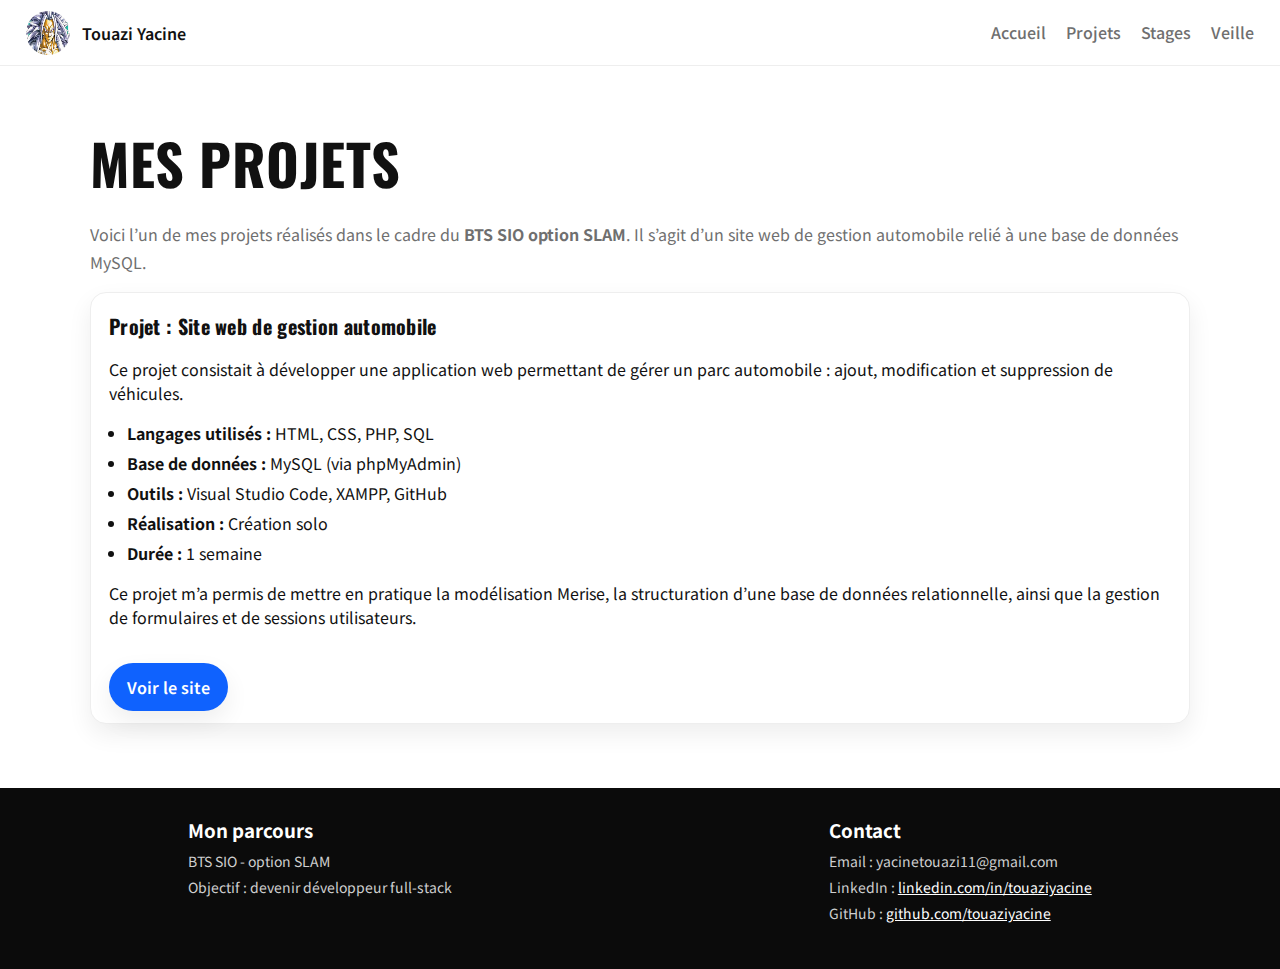
<file: projet.html>
<!DOCTYPE html>
<html lang="fr">
<head>
  <meta charset="UTF-8" />
  <meta http-equiv="X-UA-Compatible" content="IE=edge" />
  <meta name="viewport" content="width=device-width, initial-scale=1.0" />
  <link rel="stylesheet" href="style.CSS" />
  <title>Mes projets - Touazi Yacine</title>
</head>

<body>

  <nav>
    <div class="profile">
      <img src="ssj5.jpg" alt="photo de profil" />
      <h1>Touazi Yacine</h1>
    </div>
    <ul>
      <li><a href="index.html">Accueil</a></li>
      <li><a href="projet.html">Projets</a></li>
      <li><a href="stages.html">Stages</a></li>
      <li><a href="veille.html">Veille</a></li>
    </ul>
  </nav>

  <section class="page-content">
    <header>
      <h1>Mes projets</h1>
      <p>
        Voici l’un de mes projets réalisés dans le cadre du 
        <strong>BTS SIO option SLAM</strong>.  
        Il s’agit d’un site web de gestion automobile relié à une base de données MySQL.
      </p>
    </header>

    <div class="projects-grid">
      
      <div class="card">
        <h2>Projet : Site web de gestion automobile</h2>
        <p>
          Ce projet consistait à développer une application web permettant de gérer 
          un parc automobile : ajout, modification et suppression de véhicules.
        </p>
        <ul>
          <li><strong>Langages utilisés :</strong> HTML, CSS, PHP, SQL</li>
          <li><strong>Base de données :</strong> MySQL (via phpMyAdmin)</li>
          <li><strong>Outils :</strong> Visual Studio Code, XAMPP, GitHub</li>
          <li><strong>Réalisation :</strong> Création solo </li>
          <li><strong>Durée :</strong> 1 semaine</li>
        </ul>
        <p>
          Ce projet m’a permis de mettre en pratique la modélisation Merise, 
          la structuration d’une base de données relationnelle, 
          ainsi que la gestion de formulaires et de sessions utilisateurs.
        </p>

        
        <a class="btn-primary" href="https://ali-delta-six.vercel.app/" target="_blank">Voir le site</a>
      </div>
    </div>
  </section>


  <footer>
    <div class="colonne">
      <h3>Mon parcours</h3>
      <p>BTS SIO - option SLAM</p>
      <p>Objectif : devenir développeur full-stack</p>
    </div>
    <div class="colonne">
      <h3>Contact</h3>
      <p>Email : yacinetouazi11@gmail.com</p>
      <p>LinkedIn : <a href="https://linkedin.com/in/touaziyacine" target="_blank">linkedin.com/in/touaziyacine</a></p>
      <p>GitHub : <a href="https://github.com/touaziyacine" target="_blank">github.com/touaziyacine</a></p>
    </div>
  </footer>
</body>
</html>
</file>
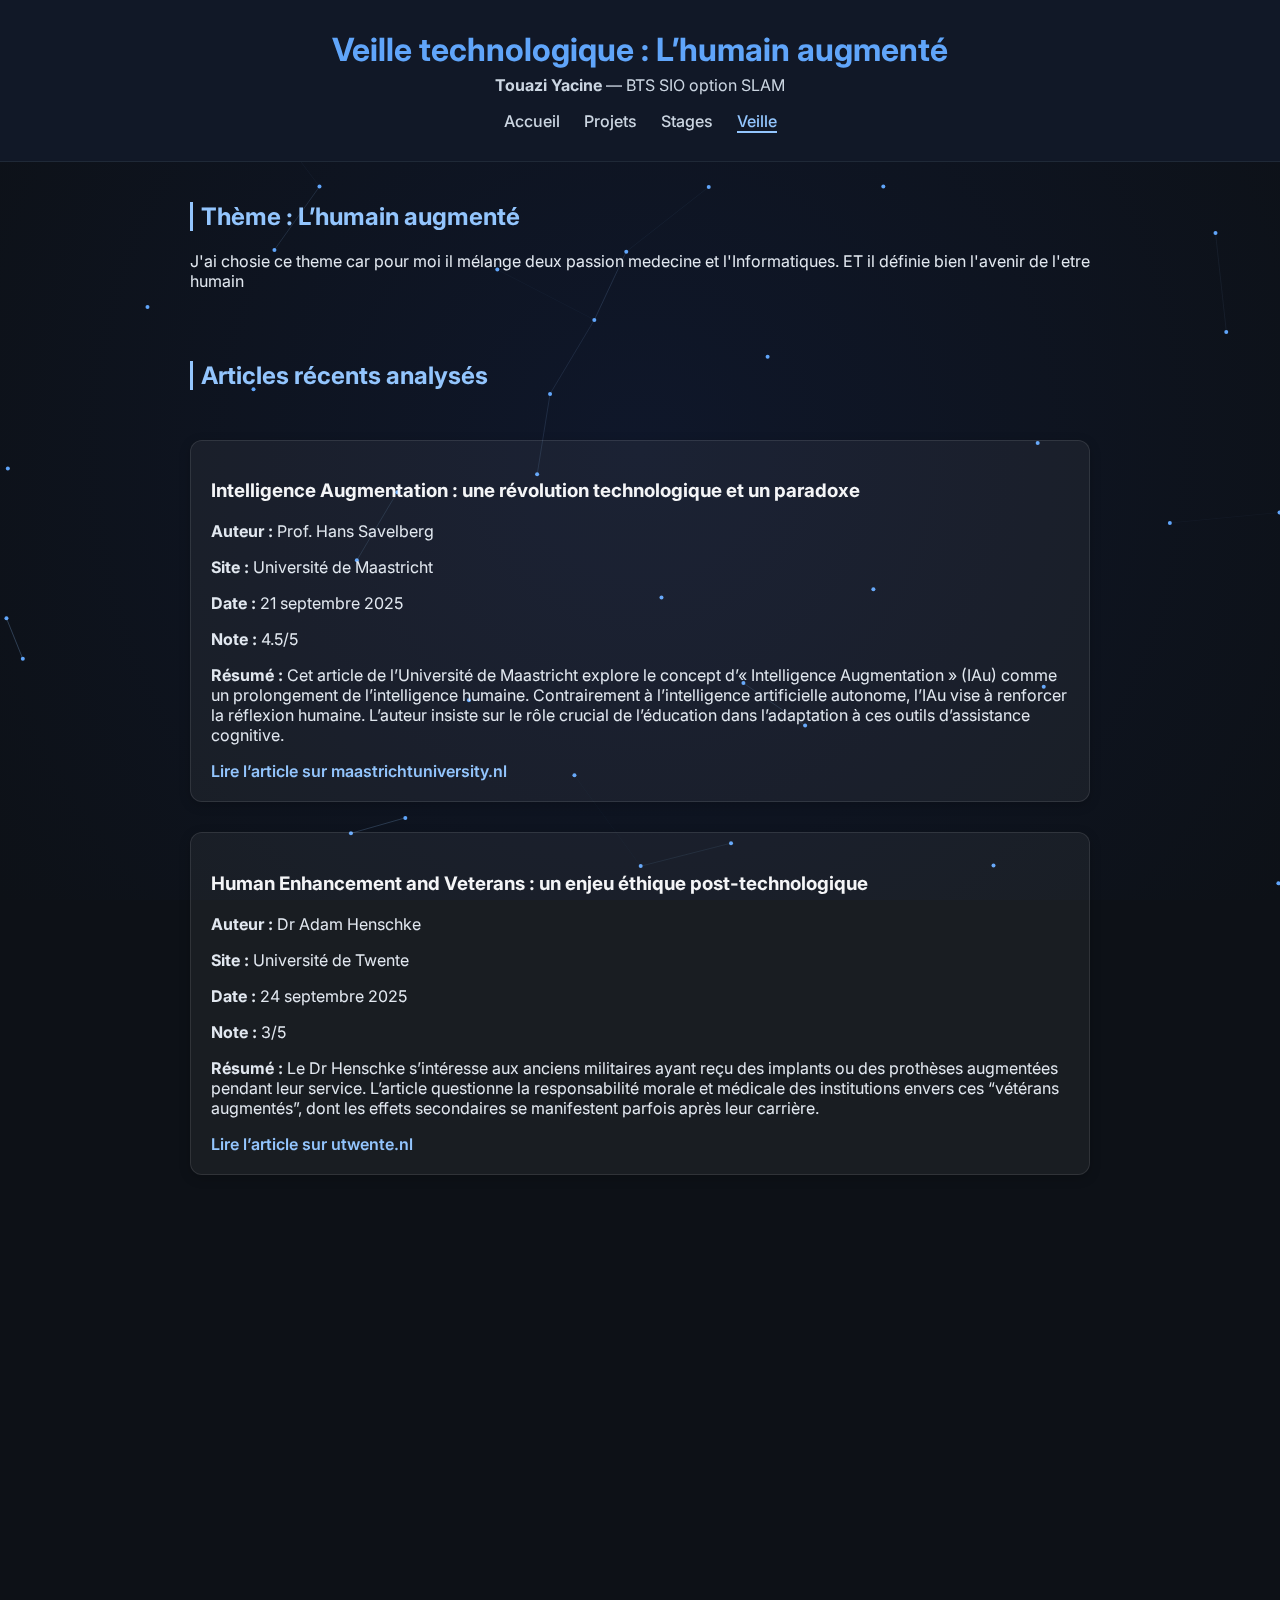
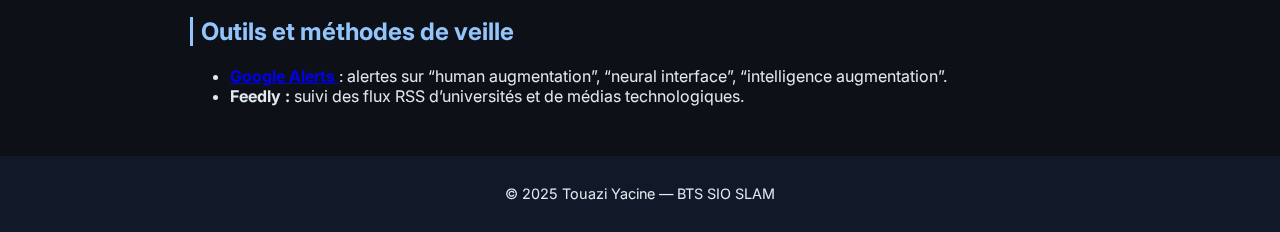
<file: veille.html>
<!DOCTYPE html>
<html lang="fr">
<head>
  <meta charset="UTF-8">
  <meta name="viewport" content="width=device-width, initial-scale=1.0">
  <title>Veille technologique — L’humain augmenté</title>
  <link rel="stylesheet" href="veille.css">
</head>

<body>
  <header>
    <h1>Veille technologique : L’humain augmenté</h1>
    <p><strong>Touazi Yacine</strong> — BTS SIO option SLAM</p>
    <nav>
      <a href="index.html">Accueil</a>
      <a href="projet.html">Projets</a>
      <a href="stages.html">Stages</a>
      <a href="veille.html" class="active">Veille</a>
    </nav>
  </header>

  <!-- Fond animé -->
  <canvas id="neurons"></canvas>

  <main>
    <section class="intro fade-in">
      <h2>Thème : L’humain augmenté</h2>
      <p>J'ai chosie ce theme car pour moi il mélange deux passion medecine et l'Informatiques. ET il définie bien l'avenir de l'etre humain</p>
    </section>

    <section class="articles">
      <h2>Articles récents analysés</h2>

      <!-- ARTICLE 1 -->
      <article class="card fade-in">
        <h3>Intelligence Augmentation : une révolution technologique et un paradoxe</h3>
        <p><strong>Auteur :</strong> Prof. Hans Savelberg</p>
        <p><strong>Site :</strong> Université de Maastricht</p>
        <p><strong>Date :</strong> 21 septembre 2025</p>
        <p><strong>Note :</strong> 4.5/5</p>
        <p>
          <strong>Résumé :</strong> Cet article de l’Université de Maastricht explore le concept d’« Intelligence Augmentation » (IAu) 
          comme un prolongement de l’intelligence humaine. Contrairement à l’intelligence artificielle autonome, 
          l’IAu vise à renforcer la réflexion humaine. L’auteur insiste sur le rôle crucial de l’éducation dans l’adaptation 
          à ces outils d’assistance cognitive.
        </p>
        <a href="https://www.maastrichtuniversity.nl/news/edlab/eduminded/intelligence-augmentation-technological-revolution-and-paradoxical-blessing" target="_blank">
          Lire l’article sur maastrichtuniversity.nl
        </a>
      </article>

      <!-- ARTICLE 2 -->
      <article class="card fade-in">
        <h3>Human Enhancement and Veterans : un enjeu éthique post-technologique</h3>
        <p><strong>Auteur :</strong> Dr Adam Henschke</p>
        <p><strong>Site :</strong> Université de Twente</p>
        <p><strong>Date :</strong> 24 septembre 2025</p>
        <p><strong>Note :</strong> 3/5</p>
        <p>
          <strong>Résumé :</strong> Le Dr Henschke s’intéresse aux anciens militaires ayant reçu des implants ou des prothèses 
          augmentées pendant leur service. L’article questionne la responsabilité morale et médicale des institutions 
          envers ces “vétérans augmentés”, dont les effets secondaires se manifestent parfois après leur carrière.
        </p>
        <a href="https://www.utwente.nl/en/bms/phil/news/2025/9/599747/ut-philosophy-professor-adam-henschke-publishes-new-article-on-human-enhancement-and-veterans" target="_blank">
          Lire l’article sur utwente.nl
        </a>
      </article>

      <!-- ARTICLE 3 -->
      <article class="card fade-in">
        <h3>Human Augmentation (2) : une IA plus juste qu’un huamin supérieur ?</h3>
        <p><strong>Auteur :</strong> Hiroshi Nakagawa</p>
        <p><strong>Site :</strong> RIKEN AIP Japan</p>
        <p><strong>Date :</strong> 30 septembre 2025</p>
        <p><strong>Note :</strong> 5/5</p>
        <p>
          <strong>Résumé :</strong> Ce second article de la série “Human Augmentation” du RIKEN AIP explore l’usage de 
          l’intelligence augmentée pour évaluer les performances professionnelles.  
          Selon l’auteur, une IA “assistante” pourrait évaluer plus objectivement les employés que des supérieurs humains, 
          à condition d’intégrer des principes d’équité algorithmique.
        </p>
        <a href="https://aip.riken.jp/news/20250930nikkei_nakagawa-t/" target="_blank">
          Lire l’article sur aip.riken.jp
        </a>
      </article>
    </section>

    <section class="sources fade-in">
      <h2>Outils et méthodes de veille</h2>
      <ul>
        <li>
          <strong>
            <a href="image.png" target="_blank">
              Google Alerts
            </a>
          </strong>
          : alertes sur “human augmentation”, “neural interface”, “intelligence augmentation”.
        </li>
        <li><strong>Feedly :</strong> suivi des flux RSS d’universités et de médias technologiques.</li>
      </ul>
    </section>
  </main>

  <footer>
    <p>© 2025 Touazi Yacine — BTS SIO SLAM</p>
  </footer>

  <script src="veille.js"></script>
</body>
</html>
</file>
<file: style.CSS>
@import url('https://fonts.googleapis.com/css2?family=Noto+Sans+JP:wght@300;400&family=Oswald:wght@300;400;600&display=swap');

/* ====== VARIABLES GLOBALES ====== */
:root {
  --bg: #ffffff;
  --text: #111111;
  --muted: #6f6f6f;
  --primary: #0f62fe;
  --primary-weak: #e8f0ff;
  --card: #ffffff;
  --shadow: 0 10px 25px rgba(0, 0, 0, 0.07);
  --radius: 16px;

  /* Slider */
  --items-count: 7; /* ← mis à jour pour inclure Linux */
  --width: 120px;
  --height: 100px;
  --duration: 5s;
}

/* ====== STYLES GLOBAUX ====== */
* {
  box-sizing: border-box;
  scroll-behavior: smooth;
}

body {
  font-family: 'Noto Sans JP', sans-serif;
  padding: 0;
  margin: 0;
  background: var(--bg);
  color: var(--text);
}

/* ====== NAVIGATION ====== */
nav {
  display: flex;
  flex-wrap: wrap;
  justify-content: space-between;
  align-items: center;
  background-color: white;
  position: sticky;
  top: 0;
  z-index: 50;
  border-bottom: 1px solid #eee;
  backdrop-filter: blur(6px);
  padding: 0 2%;
}

nav .profile {
  display: flex;
  align-items: center;
  padding: 10px 0;
}

nav .profile img {
  width: 44px;
  height: 44px;
  border-radius: 50%;
}

nav .profile h1 {
  margin-left: 12px;
  font-size: 16px;
  font-weight: 600;
}

nav ul {
  display: flex;
  list-style: none;
  margin: 0;
  padding: 0;
}

nav ul li {
  margin-left: 20px;
  cursor: pointer;
  padding: 18px 0;
  border-bottom: 2px solid transparent;
  transition: 0.2s;
}

nav ul li a {
  color: var(--muted);
  text-decoration: none;
  font-weight: 500;
}

nav ul li a:hover {
  color: var(--text);
}

nav ul li:hover {
  border-bottom-color: var(--text);
}

/* ====== CONTENU PRINCIPAL ====== */
.page-content {
  margin: 4% auto;
  max-width: 1100px;
}

.page-content header {
  margin-top: 5%;
}

.page-content header h1 {
  margin: 0 0 10px 0;
  text-transform: uppercase;
  font-family: 'Oswald', sans-serif;
  font-size: clamp(28px, 6vw, 56px);
  letter-spacing: 0.5px;
}

.page-content header p {
  line-height: 28px;
  color: var(--muted);
}

/* ====== BOUTON PRINCIPAL ====== */
.btn-primary {
  display: inline-block;
  margin-top: 18px;
  padding: 12px 18px;
  border-radius: 999px;
  background: var(--primary);
  color: #fff;
  text-decoration: none;
  font-weight: 600;
  box-shadow: var(--shadow);
  transition: transform 0.15s ease, filter 0.15s ease;
}

.btn-primary:hover {
  transform: translateY(-2px);
  filter: brightness(1.05);
}

/* ====== GRILLE DE CARTES ====== */
.info-grid {
  display: grid;
  gap: 18px;
  margin-top: 24px;
}

@media (min-width: 720px) {
  .info-grid {
    grid-template-columns: repeat(3, 1fr);
  }
}

.card {
  background: var(--card);
  border: 1px solid #eee;
  border-radius: var(--radius);
  padding: 18px 18px 12px;
  box-shadow: var(--shadow);
  transition: transform 0.2s ease, box-shadow 0.2s ease;
}

.card:hover {
  transform: translateY(-3px);
  box-shadow: 0 16px 30px rgba(0, 0, 0, 0.09);
}

.card h2 {
  margin: 0 0 10px 0;
  font-family: 'Oswald', sans-serif;
  font-size: 20px;
  letter-spacing: 0.3px;
}

.card ul {
  margin: 0;
  padding-left: 18px;
}

.card li {
  margin: 6px 0;
}

/* ====== IMAGE DE PRÉSENTATION ====== */
.presentation-image {
  margin-top: 40px;
}

.presentation-image img {
  width: 100%;
  border-radius: var(--radius);
  box-shadow: var(--shadow);
}

/* ====== SLIDER D’ICÔNES ====== */
.skills {
  margin: 40px auto 0 auto;
  padding: 10px;
  width: 100%;
  display: flex;
  justify-content: center;
}

.slider {
  display: flex;
  justify-content: center;
  width: 100%;
  height: var(--height);
  position: relative;
  overflow: hidden;
  background: linear-gradient(90deg, #0f0f0f, #1a1a1a); /* 🔹 fond discret pour voir les icônes */
  mask-image: linear-gradient(to right, transparent, #fff 10% 90%, transparent);
}

.slider:hover img {
  animation-play-state: paused !important;
}

.slider img {
  /* mix-blend-mode: color-burn; 🔸 retiré car invisible sur fond clair */
  position: absolute;
  width: var(--width);
  height: var(--height);
  object-fit: contain; /* 🔹 pour bien afficher tous les logos */
  transition: filter 0.3s;
  left: 100%;
  filter: brightness(1);
  animation: autoRunSlider var(--duration) linear infinite;
  animation-delay: calc(
    (var(--pos) - 1) * (var(--duration) / var(--items-count))
  );
}

@keyframes autoRunSlider {
  from {
    left: 100%;
  }
  to {
    left: calc(var(--width) * -1);
  }
}

/* ====== FOOTER ====== */
footer {
  margin-top: 64px;
  display: flex;
  flex-wrap: wrap;
  justify-content: space-around;
  gap: 20px;
  padding: 28px 10px 40px;
  background: #0b0b0b;
  color: white;
}

footer .colonne {
  max-width: 420px;
}

footer .colonne h3 {
  margin: 0 0 8px 0;
  font-weight: 700;
}

footer .colonne p {
  font-size: 14px;
  color: #cfcfcf;
  margin: 6px 0;
}

footer .colonne a {
  color: #fff;
  text-decoration: underline;
}

footer .colonne p:hover {
  color: #ffffff;
}

/* ====== RESPONSIVE ====== */
@media screen and (max-width: 700px) {
  nav {
    justify-content: center;
  }

  nav ul {
    display: none;
  }

  .page-content header {
    margin-top: 8%;
  }

  .info-grid {
    grid-template-columns: 1fr;
  }

  footer {
    justify-content: flex-start;
  }

  footer .colonne {
    width: 80%;
  }
}
</file>
<file: veille.css>
@import url('https://fonts.googleapis.com/css2?family=Inter:wght@400;600;800&display=swap');

body {
  margin: 0;
  font-family: 'Inter', sans-serif;
  color: #f4f5f7;
  background-color: #0d1117;
  overflow-x: hidden;
}

/* HEADER */
header {
  text-align: center;
  padding: 30px 10px;
  background: #111827;
  border-bottom: 1px solid #1f2937;
}
header h1 { margin: 0; font-size: 2rem; color: #60a5fa; }
header p { color: #cbd5e1; margin-top: 6px; }
nav { margin-top: 12px; }
nav a {
  color: #cbd5e1;
  margin: 0 10px;
  text-decoration: none;
  font-weight: 500;
}
nav a:hover, nav a.active {
  color: #93c5fd;
  border-bottom: 2px solid #93c5fd;
}

/* Canvas de fond */
#neurons {
  position: fixed;
  top: 0; left: 0;
  width: 100%; height: 100%;
  z-index: -1;
  background: radial-gradient(circle at center, #0f172a, #0d1117);
}

/* SECTIONS */
main {
  max-width: 900px;
  margin: 40px auto;
  padding: 0 20px;
}

section {
  margin-bottom: 50px;
}

h2 {
  color: #93c5fd;
  font-size: 1.5rem;
  border-left: 3px solid #93c5fd;
  padding-left: 8px;
}

p, li {
  color: #e2e8f0;
}

.articles {
  display: grid;
  gap: 30px;
}
.card {
  background: rgba(255,255,255,0.05);
  border: 1px solid rgba(255,255,255,0.1);
  border-radius: 12px;
  padding: 20px;
  box-shadow: 0 3px 12px rgba(0,0,0,0.2);
  opacity: 0;
  transform: translateY(30px);
  transition: all 0.6s ease-out;
}
.card a {
  color: #93c5fd;
  text-decoration: none;
  font-weight: 600;
}
.card a:hover {
  text-decoration: underline;
}
.card:hover {
  transform: translateY(-5px);
  box-shadow: 0 8px 25px rgba(147,197,253,0.15);
}

/* Apparition progressive */
.fade-in.visible {
  opacity: 1;
  transform: translateY(0);
}

/* FOOTER */
footer {
  text-align: center;
  padding: 15px 0;
  background: #111827;
  color: #9ca3af;
  font-size: 0.9rem;
}
</file>
